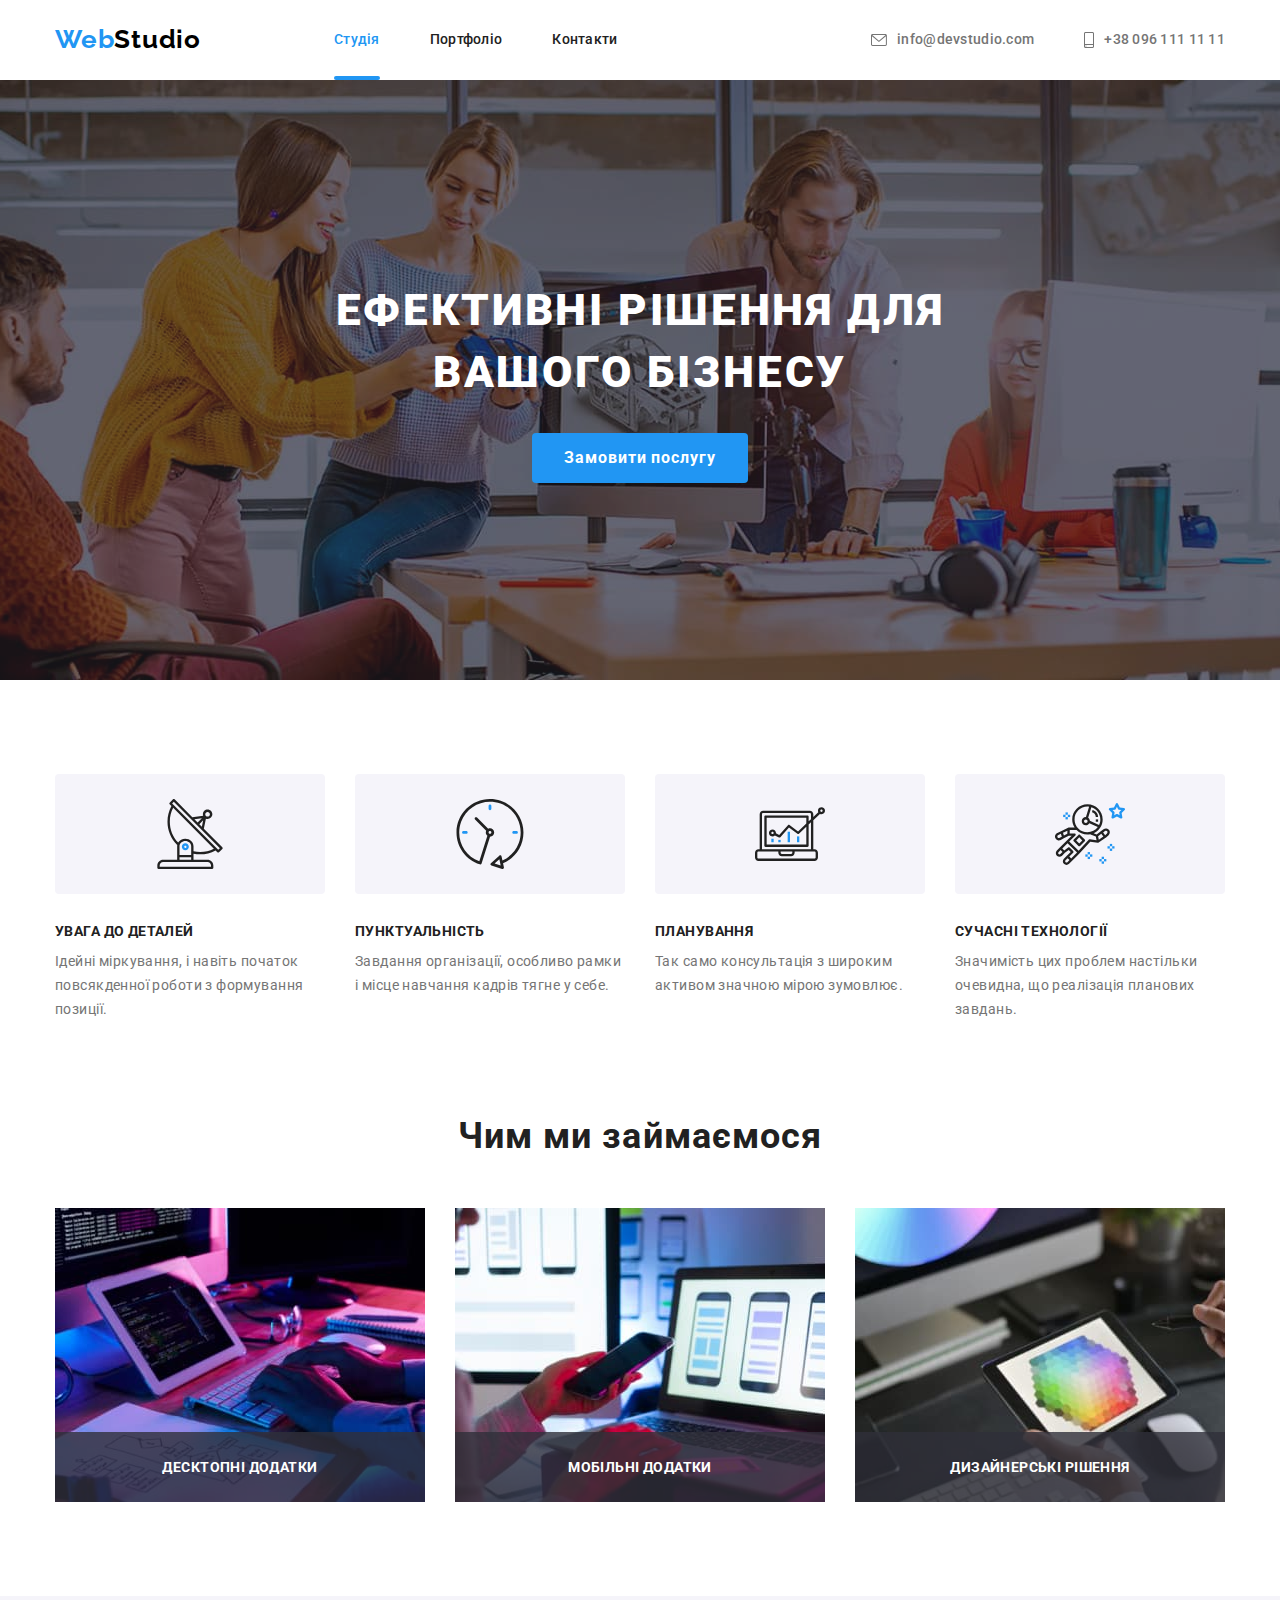
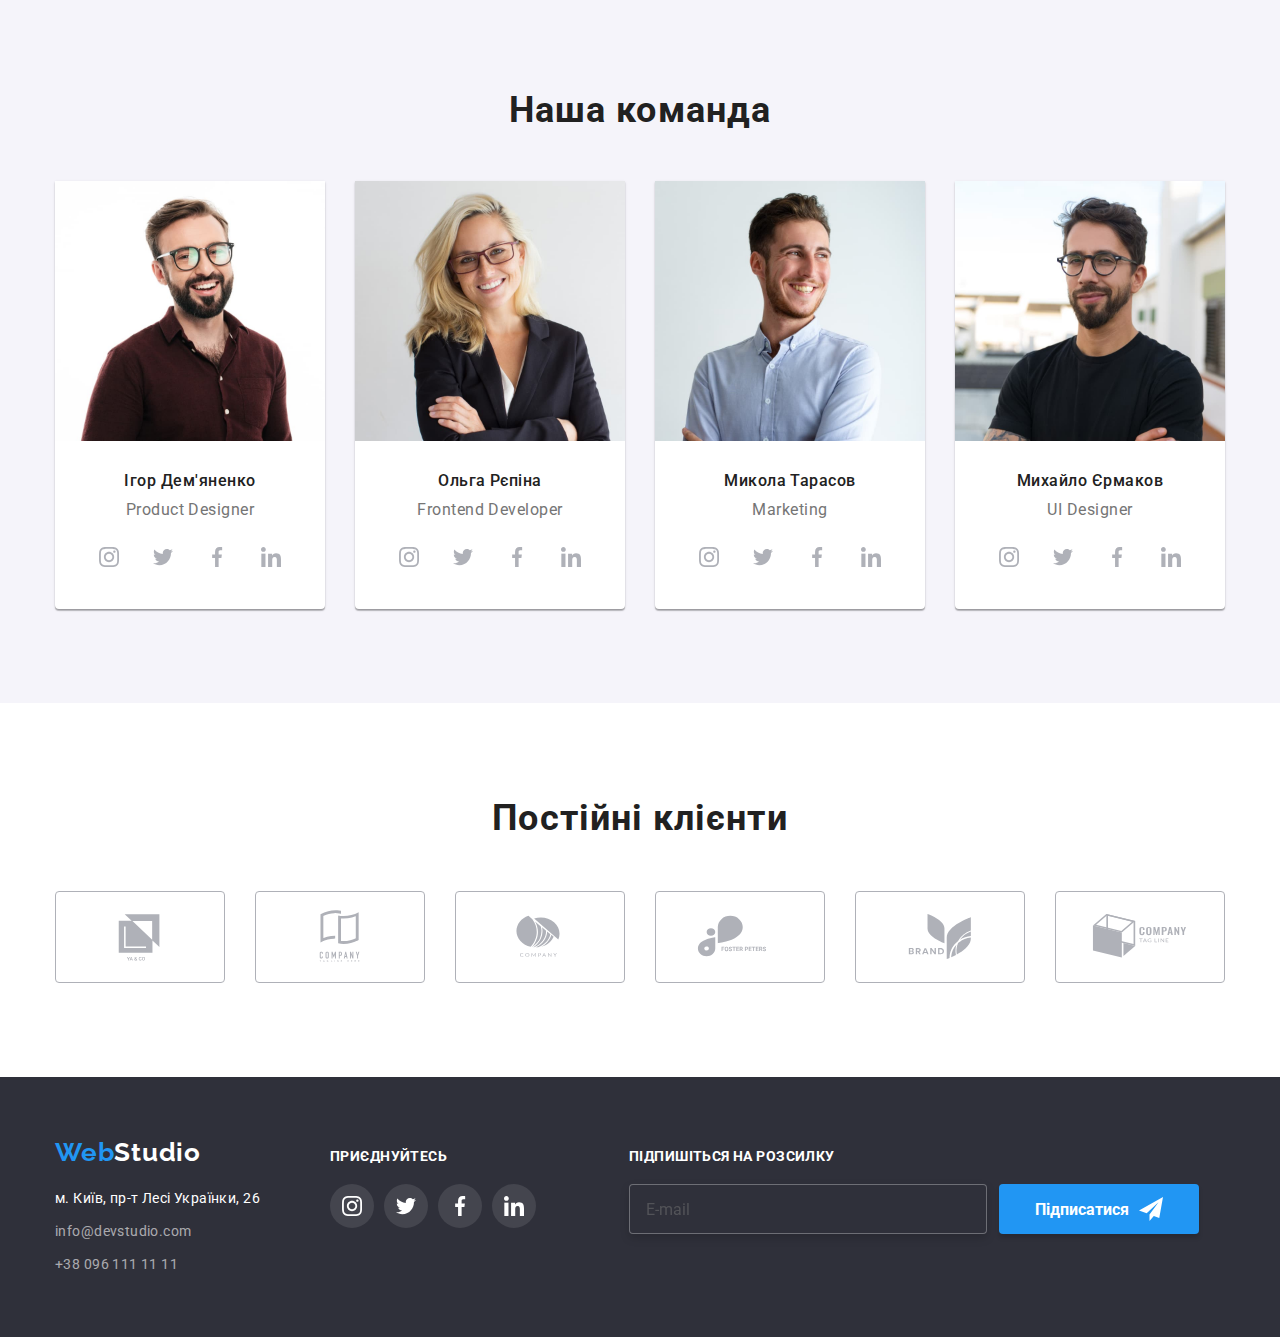
<file: index.html>
<!DOCTYPE html>
<html lang="uk">
  <head>
    <meta charset="UTF-8" />
    <meta http-equiv="X-UA-Compatible" content="IE=edge" />
    <meta name="viewport" content="width=device-width, initial-scale=1.0" />
    <title>Студія</title>
    <link rel="preconnect" href="https://fonts.googleapis.com" />
    <link rel="preconnect" href="https://fonts.gstatic.com" crossorigin />
    <link
      href="https://fonts.googleapis.com/css2?family=Raleway:wght@700&family=Roboto:wght@400;500;700;900&display=swap"
      rel="stylesheet"
    />
    <link
      rel="stylesheet"
      href="https://cdnjs.cloudflare.com/ajax/libs/modern-normalize/1.1.0/modern-normalize.min.css"
    />
    <link rel="stylesheet" href="./css/main.min.css" />
  </head>
  <body class="page">
    <!-- Header -->
    <header>
      <div class="navigation container">
        <a lang="en" href="./index.html" class="navigation__logo">
          <span class="navigation__span">Web</span>Studio</a
        >
        <nav>
          <ul class="navigation__site list">
            <li class="navigation__item">
              <a href="./index.html" class="navigation__link current">Студія</a>
            </li>
            <li class="navigation__item">
              <a href="./portfolio.html" class="navigation__link">Портфоліо</a>
            </li>
            <li class="navigation__item">
              <a href="" class="navigation__link">Контакти</a>
            </li>
          </ul>
        </nav>
        <ul class="navigation__auth list">
          <li class="navigation__item">
            <a href="mailto:info@devstudio.com" class="navigation__auth--link">
              <svg class="navigation__icon--envelope">
                <use href="./images/symbol-defs.svg#icon-envelope"></use>
              </svg>
              info@devstudio.com</a
            >
          </li>
          <li class="navigation__item">
            <a href="tel:+380961111111" class="navigation__auth--link">
              <svg class="navigation__icon--smartphone">
                <use href="./images/symbol-defs.svg#icon-smartphone"></use>
              </svg>
              +38 096 111 11 11</a
            >
          </li>
        </ul>
      </div>
    </header>
    <main>
      <!-- Hero section -->
      <section class="hero">
        <div class="container">
          <h1 class="hero__title">Ефективні рішення для вашого бізнесу</h1>
          <button data-modal-open type="button" class="btn open-modal">
            Замовити послугу
          </button>
        </div>
      </section>
      <!-- Skills section-->
      <section class="skills section">
        <div class="container">
          <h2 class="visually-hidden">Skills</h2>
          <ul class="skills__list list">
            <li class="skills__item">
              <div class="skills__icon--background">
                <svg class="skills__icon">
                  <use href="./images/symbol-defs.svg#icon-antenna"></use>
                </svg>
              </div>
              <h3 class="skills__title">УВАГА ДО ДЕТАЛЕЙ</h3>
              <p>
                Ідейні міркування, і навіть початок повсякденної роботи з
                формування позиції.
              </p>
            </li>
            <li class="skills__item">
              <div class="skills__icon--background">
                <svg class="skills__icon">
                  <use href="./images/symbol-defs.svg#icon-clock"></use>
                </svg>
              </div>
              <h3 class="skills__title">ПУНКТУАЛЬНІСТЬ</h3>
              <p>
                Завдання організації, особливо рамки і місце навчання кадрів
                тягне у себе.
              </p>
            </li>
            <li class="skills__item">
              <div class="skills__icon--background">
                <svg class="skills__icon">
                  <use href="./images/symbol-defs.svg#icon-diagram"></use>
                </svg>
              </div>
              <h3 class="skills__title">ПЛАНУВАННЯ</h3>
              <p>
                Так само консультація з широким активом значною мірою зумовлює.
              </p>
            </li>
            <li class="skills__item">
              <div class="skills__icon--background">
                <svg class="skills__icon">
                  <use href="./images/symbol-defs.svg#icon-astronaut"></use>
                </svg>
              </div>
              <h3 class="skills__title">СУЧАСНІ ТЕХНОЛОГІЇ</h3>
              <p>
                Значимість цих проблем настільки очевидна, що реалізація
                планових завдань.
              </p>
            </li>
          </ul>
        </div>
      </section>
      <!-- What do we do? -->
      <section class="works section">
        <div class="container">
          <h2 class="works__title">Чим ми займаємося</h2>
          <ul class="works__list list">
            <li class="works__item">
              <img src="./images/img1.jpg" alt="верстка сайту" width="370" />
              <div class="works__block">
                <p class="works__text">Десктопні додатки</p>
              </div>
            </li>
            <li class="works__item">
              <img
                src="./images/img2.jpg"
                alt="розробка для мобільних телефонів"
                width="370"
              />
              <div class="works__block">
                <p class="works__text">Мобільні додатки</p>
              </div>
            </li>
            <li class="works__item">
              <img
                src="./images/img3.jpg"
                alt="комп'ютерна графіка"
                width="370"
              />
              <div class="works__block">
                <p class="works__text">Дизайнерські рішення</p>
              </div>
            </li>
          </ul>
        </div>
      </section>
      <!-- Our team -->
      <section class="team section">
        <div class="container">
          <h2 class="team__title">Наша команда</h2>
          <ul class="team__list">
            <li class="team__item">
              <img
                class="team__images"
                src="./images/igor.jpg"
                alt="Ігор Дем'яненко"
                width="270"
              />
              <div>
                <h3 class="team__names">Ігор Дем'яненко</h3>
                <p class="team__text">Product Designer</p>
                <ul class="list icons">
                  <li class="icons__item">
                    <a href="" class="icons__link"
                      ><svg width="20px" height="20px">
                        <use
                          href="./images/symbol-defs.svg#icon-instagram"
                        ></use>
                      </svg>
                    </a>
                  </li>
                  <li class="icons__item">
                    <a href="" class="icons__link"
                      ><svg width="20px" height="20px">
                        <use href="./images/symbol-defs.svg#icon-twitter"></use>
                      </svg>
                    </a>
                  </li>
                  <li class="icons__item">
                    <a href="" class="icons__link"
                      ><svg width="20px" height="20px">
                        <use
                          href="./images/symbol-defs.svg#icon-facebook"
                        ></use>
                      </svg>
                    </a>
                  </li>
                  <li class="icons__item">
                    <a href="" class="icons__link"
                      ><svg width="20px" height="20px">
                        <use
                          href="./images/symbol-defs.svg#icon-linkedin"
                        ></use>
                      </svg>
                    </a>
                  </li>
                </ul>
              </div>
            </li>

            <li class="team__item">
              <img
                class="team__images"
                src="./images/olga.jpg"
                alt="Ольга Рєпіна"
                width="270"
              />
              <div>
                <h3 class="team__names">Ольга Рєпіна</h3>
                <p class="team__text">Frontend Developer</p>
                <ul class="list icons">
                  <li class="icons__item">
                    <a href="" class="icons__link"
                      ><svg width="20px" height="20px">
                        <use
                          href="./images/symbol-defs.svg#icon-instagram"
                        ></use>
                      </svg>
                    </a>
                  </li>
                  <li class="icons__item">
                    <a href="" class="icons__link"
                      ><svg width="20px" height="20px">
                        <use href="./images/symbol-defs.svg#icon-twitter"></use>
                      </svg>
                    </a>
                  </li>
                  <li class="icons__item">
                    <a href="" class="icons__link"
                      ><svg width="20px" height="20px">
                        <use
                          href="./images/symbol-defs.svg#icon-facebook"
                        ></use>
                      </svg>
                    </a>
                  </li>
                  <li class="icons__item">
                    <a href="" class="icons__link"
                      ><svg width="20px" height="20px">
                        <use
                          href="./images/symbol-defs.svg#icon-linkedin"
                        ></use>
                      </svg>
                    </a>
                  </li>
                </ul>
              </div>
            </li>

            <li class="team__item">
              <img
                class="team__images"
                src="./images/mykola.jpg"
                alt="Микола Тарасов"
                width="270"
              />
              <div>
                <h3 class="team__names">Микола Тарасов</h3>
                <p class="team__text">Marketing</p>
                <ul class="list icons">
                  <li class="icons__item">
                    <a href="" class="icons__link"
                      ><svg width="20px" height="20px">
                        <use
                          href="./images/symbol-defs.svg#icon-instagram"
                        ></use>
                      </svg>
                    </a>
                  </li>
                  <li class="icons__item">
                    <a href="" class="icons__link"
                      ><svg width="20px" height="20px">
                        <use href="./images/symbol-defs.svg#icon-twitter"></use>
                      </svg>
                    </a>
                  </li>
                  <li class="icons__item">
                    <a href="" class="icons__link"
                      ><svg width="20px" height="20px">
                        <use
                          href="./images/symbol-defs.svg#icon-facebook"
                        ></use>
                      </svg>
                    </a>
                  </li>
                  <li class="icons__item">
                    <a href="" class="icons__link"
                      ><svg width="20px" height="20px">
                        <use
                          href="./images/symbol-defs.svg#icon-linkedin"
                        ></use>
                      </svg>
                    </a>
                  </li>
                </ul>
              </div>
            </li>

            <li class="team__item">
              <img
                class="team__images"
                src="./images/myhaylo.jpg"
                alt="Михайло Єрмаков"
                width="270"
              />
              <div>
                <h3 class="team__names">Михайло Єрмаков</h3>
                <p class="team__text">UI Designer</p>
                <ul class="list icons">
                  <li class="icons__item">
                    <a href="" class="icons__link"
                      ><svg width="20px" height="20px">
                        <use
                          href="./images/symbol-defs.svg#icon-instagram"
                        ></use>
                      </svg>
                    </a>
                  </li>
                  <li class="icons__item">
                    <a href="" class="icons__link"
                      ><svg width="20px" height="20px">
                        <use href="./images/symbol-defs.svg#icon-twitter"></use>
                      </svg>
                    </a>
                  </li>
                  <li class="icons__item">
                    <a href="" class="icons__link"
                      ><svg width="20px" height="20px">
                        <use
                          href="./images/symbol-defs.svg#icon-facebook"
                        ></use>
                      </svg>
                    </a>
                  </li>
                  <li class="icons__item">
                    <a href="" class="icons__link"
                      ><svg width="20px" height="20px">
                        <use
                          href="./images/symbol-defs.svg#icon-linkedin"
                        ></use>
                      </svg>
                    </a>
                  </li>
                </ul>
              </div>
            </li>
          </ul>
        </div>
      </section>
      <!-- Regular customers -->
      <section class="section customers">
        <div class="container">
          <h2 class="customers__title">Постійні клієнти</h2>
          <ul class="list customers__list">
            <li class="customers__item">
              <a href="" class="customers__link">
                <svg class="customers__icon">
                  <use href="./images/symbol-defs.svg#icon-logo"></use>
                </svg>
              </a>
            </li>
            <li class="customers__item">
              <a href="" class="customers__link">
                <svg class="customers__icon">
                  <use href="./images/symbol-defs.svg#icon-logo-1"></use>
                </svg>
              </a>
            </li>
            <li class="customers__item">
              <a href="" class="customers__link">
                <svg class="customers__icon">
                  <use href="./images/symbol-defs.svg#icon-logo-2"></use>
                </svg>
              </a>
            </li>
            <li class="customers__item">
              <a href="" class="customers__link">
                <svg class="customers__icon">
                  <use href="./images/symbol-defs.svg#icon-logo-3"></use>
                </svg>
              </a>
            </li>
            <li class="customers__item">
              <a href="" class="customers__link">
                <svg class="customers__icon">
                  <use href="./images/symbol-defs.svg#icon-logo-4"></use>
                </svg>
              </a>
            </li>
            <li class="customers__item">
              <a href="" class="customers__link">
                <svg class="customers__icon">
                  <use href="./images/symbol-defs.svg#icon-logo-5"></use>
                </svg>
              </a>
            </li>
          </ul>
        </div>
      </section>
      <div class="backdrop is-hidden animation" data-modal>
        <div class="modal">
          <button data-modal-close class="close-modal">
            <svg class="modal-icon" width="18" height="18">
              <use href="./images/symbol-defs.svg#icon-close-black"></use>
            </svg>
          </button>

          <!-- Form from modal  -->
          <form class="form">
            <h2 class="form__title">Залиште свої дані, ми вам передзвонимо</h2>
            <div>
              <div class="form__element">
                <label for="name"
                  >Ім'я
                  <span class="form__wrap">
                    <input
                      type="text"
                      id="name"
                      name="name"
                      class="form__input"
                    />
                    <svg class="form__icon">
                      <use
                        href="./images/symbol-defs.svg#icon-person-black"
                      ></use>
                    </svg>
                  </span>
                </label>
              </div>
              <div class="form__element">
                <label for="tel"
                  >Телефон
                  <span class="form__wrap">
                    <input type="tel" id="tel" name="tel" class="form__input" />
                    <svg class="form__icon">
                      <use
                        href="./images/symbol-defs.svg#icon-phone-black"
                      ></use>
                    </svg>
                  </span>
                </label>
              </div>
              <div class="form__element">
                <label for="email"
                  >Пошта
                  <span class="form__wrap">
                    <input
                      type="email"
                      id="email"
                      name="email"
                      class="form__input"
                    />
                    <svg class="form__icon">
                      <use
                        href="./images/symbol-defs.svg#icon-email-black"
                      ></use>
                    </svg>
                  </span>
                </label>
              </div>
              <p class="form__comment">Коментар</p>
              <textarea
                name="comment"
                id="comment"
                cols="30"
                rows="10"
                class="form__textarea"
                placeholder="Введіть текст"
              ></textarea>
            </div>
            <div class="checkbox">
              <label class="checkbox__label" for="checkbox">
                <input
                  class="checkbox__input"
                  type="checkbox"
                  id="checkbox"
                  name="checkbox"
                />
                <span class="checkbox__icon">
                  <svg width="16px">
                    <use href="./images/symbol-defs.svg#icon-checkbox"></use>
                  </svg>
                </span>

                Погоджуюся з розсилкою та приймаю
                <a href="" class="checkbox__link">Умови договору</a></label
              >
            </div>
            <button type="submit" class="form__button">Відправити</button>
          </form>
        </div>
      </div>
    </main>
    <!-- Footer -->
    <footer class="contacts">
      <div class="container">
        <div>
          <address>
            <a lang="en" href="./index.html" class="contacts__logo"
              ><span class="contacts__span">Web</span>Studio</a
            >
            <ul class="contacts__list">
              <li class="contacts__item">
                <a
                  href="https://goo.gl/maps/2hwxBV8X4MiJPZYX8"
                  target="_blank"
                  rel="noopener noreferrer"
                  class="contacts__addres"
                  >м. Київ, пр-т Лесі Українки, 26</a
                >
              </li>
              <li class="contacts__item">
                <a href="mailto:info@devstudio.com" class="contacts__mail"
                  >info@devstudio.com</a
                >
              </li>
              <li class="contacts__item">
                <a href="tel:+380961111111" class="contacts__tel"
                  >+38 096 111 11 11</a
                >
              </li>
            </ul>
          </address>
        </div>
        <!-- join up -->
        <div class="join">
          <p class="join__title">приєднуйтесь</p>
          <ul class="join__list list">
            <li>
              <a href="" class="join__links"
                ><svg width="20px" height="20px">
                  <use href="./images/symbol-defs.svg#icon-instagram"></use>
                </svg>
              </a>
            </li>
            <li>
              <a href="" class="join__links"
                ><svg width="20px" height="20px">
                  <use href="./images/symbol-defs.svg#icon-twitter"></use>
                </svg>
              </a>
            </li>
            <li>
              <a href="" class="join__links"
                ><svg width="20px" height="20px">
                  <use href="./images/symbol-defs.svg#icon-facebook"></use>
                </svg>
              </a>
            </li>
            <li>
              <a href="" class="join__links"
                ><svg width="20px" height="20px">
                  <use href="./images/symbol-defs.svg#icon-linkedin"></use>
                </svg>
              </a>
            </li>
          </ul>
        </div>
        <!-- Footer-Form -->
        <form class="footer">
          <p class="footer__email">Підпишіться на розсилку</p>
          <div class="footer__form">
            <label for="e-mail"></label>
            <input
              class="footer__input"
              type="email"
              id="e-mail"
              name="e-mail"
              placeholder="E-mail"
            />
            <button class="footer__button" type="submit">
              Підписатися
              <svg class="footer__icon">
                <use href="./images/symbol-defs.svg#icon-icon-send"></use>
              </svg>
            </button>
          </div>
        </form>
      </div>
    </footer>
    <script src="./js/modal.js"></script>
  </body>
</html>
</file>
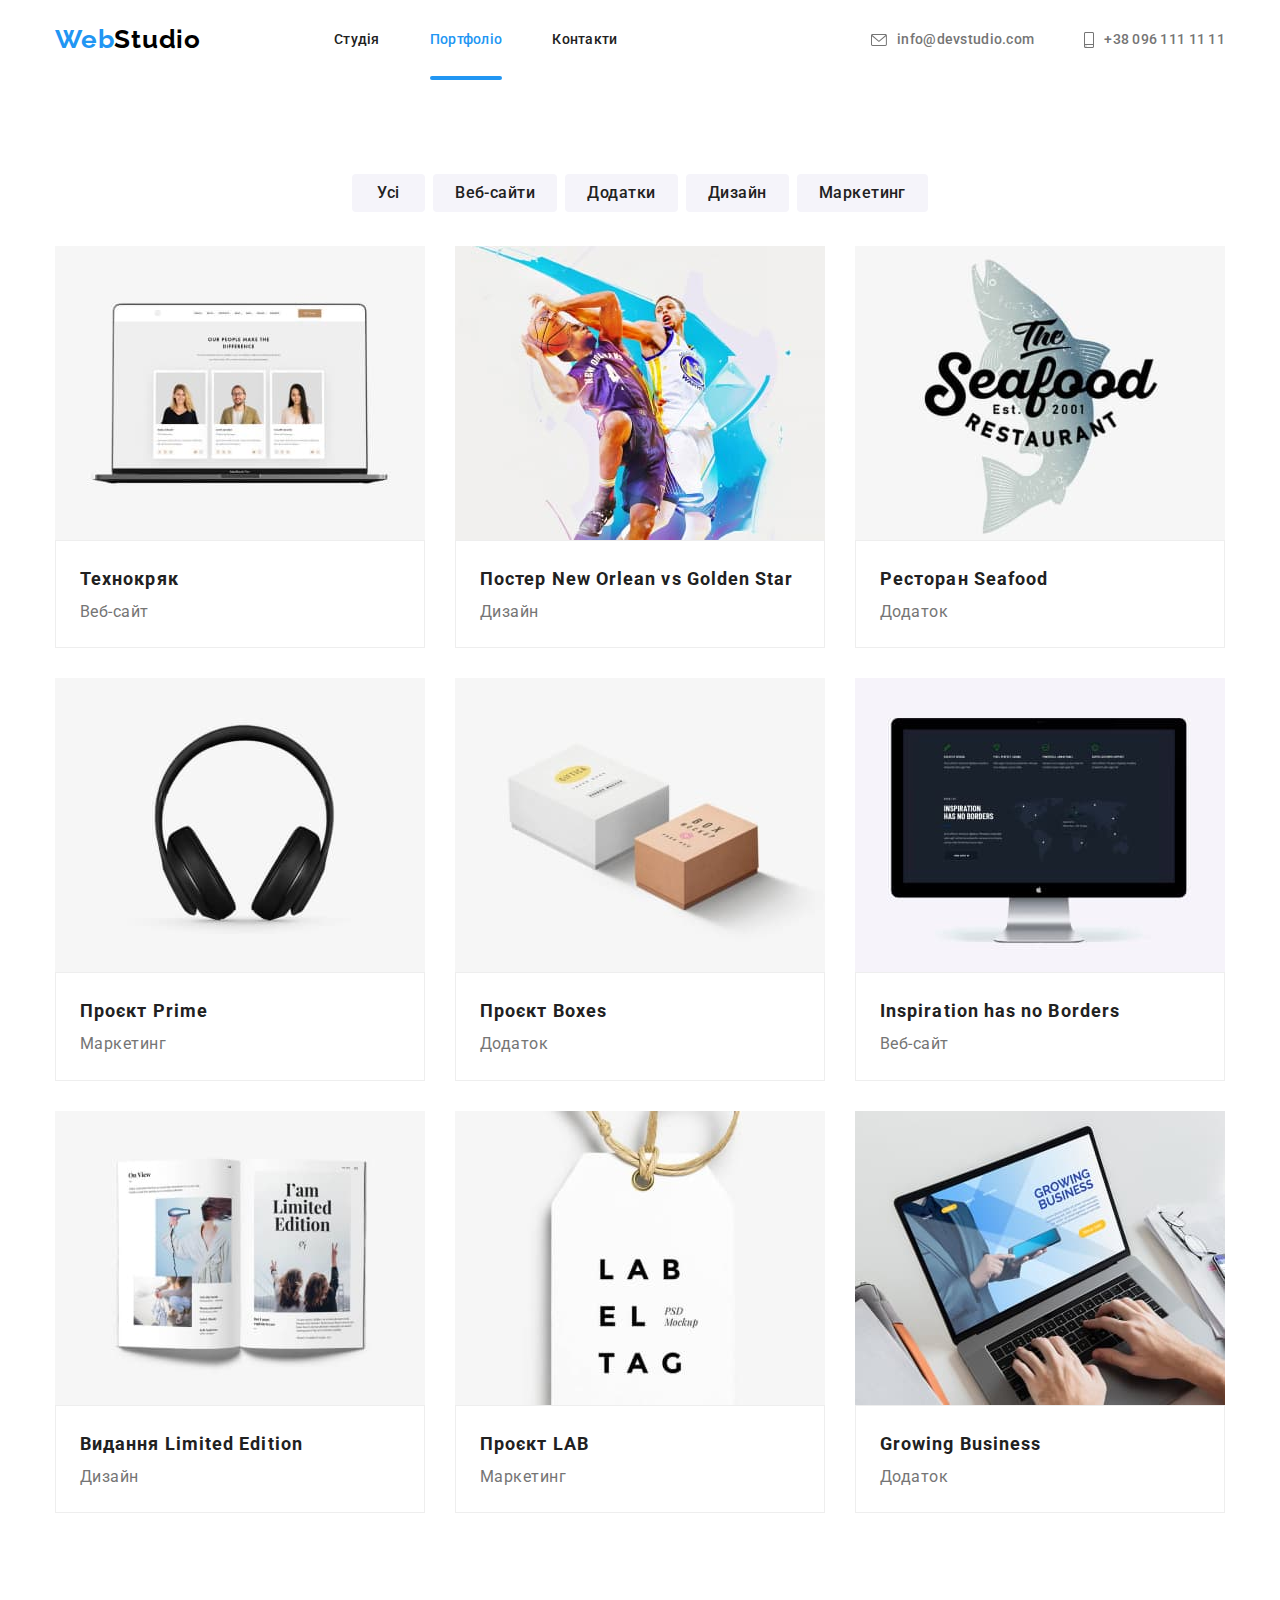
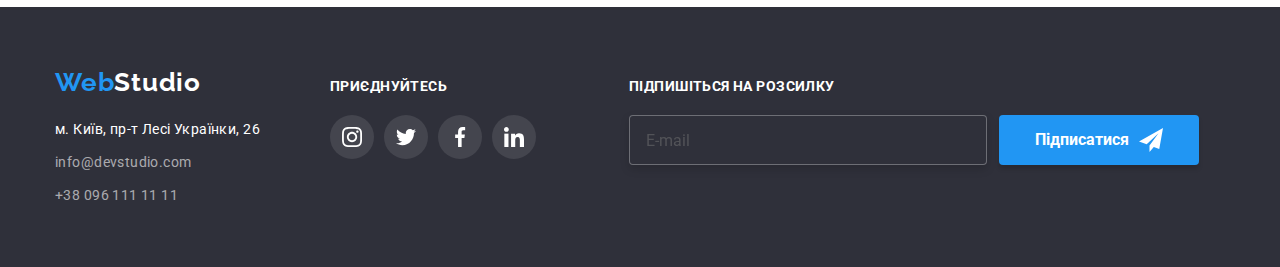
<file: portfolio.html>
<!DOCTYPE html>
<html lang="uk">
  <head>
    <meta charset="UTF-8" />
    <meta http-equiv="X-UA-Compatible" content="IE=edge" />
    <meta name="viewport" content="width=device-width, initial-scale=1.0" />
    <title>Портфоліо</title>
    <link rel="preconnect" href="https://fonts.googleapis.com" />
    <link rel="preconnect" href="https://fonts.gstatic.com" crossorigin />
    <link
      href="https://fonts.googleapis.com/css2?family=Raleway:wght@700&family=Roboto:wght@400;500;700;900&display=swap"
      rel="stylesheet"
    />
    <link
      rel="stylesheet"
      href="https://cdnjs.cloudflare.com/ajax/libs/modern-normalize/1.1.0/modern-normalize.min.css"
    />
    <link rel="stylesheet" href="./css/main.min.css" />
  </head>
  <body>
    <!-- Header -->
    <header>
      <div class="navigation container">
        <a lang="en" href="./index.html" class="navigation__logo"
          ><span class="navigation__span">Web</span>Studio</a
        >
        <nav>
          <ul class="navigation__site list">
            <li class="navigation__item">
              <a href="./index.html" class="navigation__link">Студія</a>
            </li>
            <li class="navigation__item">
              <a href="/portfolio.html" class="navigation__link current"
                >Портфоліо</a
              >
            </li>
            <li class="navigation__item">
              <a href="" class="navigation__link">Контакти</a>
            </li>
          </ul>
        </nav>
        <ul class="navigation__auth list">
          <li class="navigation__item">
            <a href="mailto:info@devstudio.com" class="navigation__auth--link">
              <svg class="navigation__icon--envelope">
                <use href="./images/symbol-defs.svg#icon-envelope"></use>
              </svg>
              info@devstudio.com</a
            >
          </li>
          <li class="navigation__item">
            <a href="tel:+380961111111" class="navigation__auth--link">
              <svg class="navigation__icon--smartphone">
                <use href="./images/symbol-defs.svg#icon-smartphone"></use>
              </svg>
              +38 096 111 11 11</a
            >
          </li>
        </ul>
      </div>
    </header>
    <main>
      <!-- Our projects -->
      <section class="buttons section">
        <h1 class="visually-hidden">Портфоліо</h1>
        <div class="container">
          <ul class="buttons__list">
            <li class="buttons__item">
              <button type="button" class="buttons__btn">Усі</button>
            </li>
            <li class="buttons__item">
              <button type="button" class="buttons__btn">Веб-сайти</button>
            </li>
            <li class="buttons__item">
              <button type="button" class="buttons__btn">Додатки</button>
            </li>
            <li class="buttons__item">
              <button type="button" class="buttons__btn">Дизайн</button>
            </li>
            <li class="buttons__item">
              <button type="button" class="buttons__btn">Маркетинг</button>
            </li>
          </ul>
          <ul class="projects list">
            <li class="projects__elements">
              <a href="" class="projects__link">
                <div class="overlay">
                  <img
                    src="./images/our-projects/1tehno.jpg"
                    alt="Технокряк"
                    width="370"
                  />
                  <div class="overlay__block">
                    <p class="overlay__text">
                      Ресурс пропонує комплексні пропозиції з різним рівнем
                      функціоналу та сервісів. Все це дозволить відвідувачу
                      отримати вичерпні відомості про компанію чи приватну
                      особу.
                    </p>
                  </div>
                </div>
                <div class="overlay__cards">
                  <h2 class="overlay__title">Технокряк</h2>
                  <p class="overlay__about">Веб-сайт</p>
                </div>
              </a>
            </li>
            <li class="projects__elements">
              <a href="" class="projects__link">
                <div class="overlay">
                  <img
                    src="./images/our-projects/2New-Orlean.jpg"
                    alt="Постер New Orlean vs Golden Star"
                    width="370"
                  />
                  <div class="overlay__block">
                    <p class="overlay__text">
                      Ресурс пропонує комплексні пропозиції з різним рівнем
                      функціоналу та сервісів. Все це дозволить відвідувачу
                      отримати вичерпні відомості про компанію чи приватну
                      особу.
                    </p>
                  </div>
                </div>
                <div class="overlay__cards">
                  <h2 class="overlay__title">
                    Постер New Orlean vs Golden Star
                  </h2>
                  <p class="overlay__about">Дизайн</p>
                </div>
              </a>
            </li>
            <li class="projects__elements">
              <a href="" class="projects__link"
                ><div class="overlay">
                  <img
                    src="./images/our-projects/3Seafood.jpg"
                    alt="Ресторан Seafood"
                    width="370"
                  />
                  <div class="overlay__block">
                    <p class="overlay__text">
                      Ресурс пропонує комплексні пропозиції з різним рівнем
                      функціоналу та сервісів. Все це дозволить відвідувачу
                      отримати вичерпні відомості про компанію чи приватну
                      особу.
                    </p>
                  </div>
                </div>
                <div class="overlay__cards">
                  <h2 class="overlay__title">Ресторан Seafood</h2>
                  <p class="overlay__about">Додаток</p>
                </div>
              </a>
            </li>
            <li class="projects__elements">
              <a href="" class="projects__link"
                ><div class="overlay">
                  <img
                    src="./images/our-projects/4Prime.jpg"
                    alt="Проєкт Prime"
                    width="370"
                  />
                  <div class="overlay__block">
                    <p class="overlay__text">
                      Ресурс пропонує комплексні пропозиції з різним рівнем
                      функціоналу та сервісів. Все це дозволить відвідувачу
                      отримати вичерпні відомості про компанію чи приватну
                      особу.
                    </p>
                  </div>
                </div>
                <div class="overlay__cards">
                  <h2 class="overlay__title">Проєкт Prime</h2>
                  <p class="overlay__about">Маркетинг</p>
                </div>
              </a>
            </li>
            <li class="projects__elements">
              <a href="" class="projects__link"
                ><div class="overlay">
                  <img
                    src="./images/our-projects/5Boxes.jpg"
                    alt="Проєкт Boxes"
                    width="370"
                  />
                  <div class="overlay__block">
                    <p class="overlay__text">
                      Ресурс пропонує комплексні пропозиції з різним рівнем
                      функціоналу та сервісів. Все це дозволить відвідувачу
                      отримати вичерпні відомості про компанію чи приватну
                      особу.
                    </p>
                  </div>
                </div>
                <div class="overlay__cards">
                  <h2 class="overlay__title">Проєкт Boxes</h2>
                  <p class="overlay__about">Додаток</p>
                </div>
              </a>
            </li>
            <li class="projects__elements">
              <a href="" class="projects__link"
                ><div class="overlay">
                  <img
                    src="./images/our-projects/6Inspiration.jpg"
                    alt="Inspiration has no Borders"
                    width="370"
                  />
                  <div class="overlay__block">
                    <p class="overlay__text">
                      Ресурс пропонує комплексні пропозиції з різним рівнем
                      функціоналу та сервісів. Все це дозволить відвідувачу
                      отримати вичерпні відомості про компанію чи приватну
                      особу.
                    </p>
                  </div>
                </div>
                <div class="overlay__cards">
                  <h2 class="overlay__title">Inspiration has no Borders</h2>
                  <p class="overlay__about">Веб-сайт</p>
                </div>
              </a>
            </li>
            <li class="projects__elements">
              <a href="" class="projects__link"
                ><div class="overlay">
                  <img
                    src="./images/our-projects/7Limited-Edition.jpg"
                    alt="Видання Limited Edition"
                    width="370"
                  />
                  <div class="overlay__block">
                    <p class="overlay__text">
                      Ресурс пропонує комплексні пропозиції з різним рівнем
                      функціоналу та сервісів. Все це дозволить відвідувачу
                      отримати вичерпні відомості про компанію чи приватну
                      особу.
                    </p>
                  </div>
                </div>
                <div class="overlay__cards">
                  <h2 class="overlay__title">Видання Limited Edition</h2>
                  <p class="overlay__about">Дизайн</p>
                </div>
              </a>
            </li>
            <li class="projects__elements">
              <a href="" class="projects__link"
                ><div class="overlay">
                  <img
                    src="./images/our-projects/8LAB.jpg"
                    alt="Проект LAB"
                    width="370"
                  />
                  <div class="overlay__block">
                    <p class="overlay__text">
                      Ресурс пропонує комплексні пропозиції з різним рівнем
                      функціоналу та сервісів. Все це дозволить відвідувачу
                      отримати вичерпні відомості про компанію чи приватну
                      особу.
                    </p>
                  </div>
                </div>
                <div class="overlay__cards">
                  <h2 class="overlay__title">Проєкт LAB</h2>
                  <p class="overlay__about">Маркетинг</p>
                </div>
              </a>
            </li>
            <li class="projects__elements">
              <a href="" class="projects__link"
                ><div class="overlay">
                  <img
                    src="./images/our-projects/9Growing-Business.jpg"
                    alt="Growing Business"
                    width="370"
                  />
                  <div class="overlay__block">
                    <p class="overlay__text">
                      Ресурс пропонує комплексні пропозиції з різним рівнем
                      функціоналу та сервісів. Все це дозволить відвідувачу
                      отримати вичерпні відомості про компанію чи приватну
                      особу.
                    </p>
                  </div>
                </div>
                <div class="overlay__cards">
                  <h2 class="overlay__title">Growing Business</h2>
                  <p class="overlay__about">Додаток</p>
                </div>
              </a>
            </li>
          </ul>
        </div>
      </section>
    </main>
    <!-- Footer -->
    <footer class="contacts">
      <div class="container">
        <div>
          <address>
            <a lang="en" href="./index.html" class="contacts__logo"
              ><span class="contacts__span">Web</span>Studio</a
            >
            <ul class="contacts__list">
              <li class="contacts__item">
                <a
                  href="https://goo.gl/maps/2hwxBV8X4MiJPZYX8"
                  target="_blank"
                  rel="noopener noreferrer"
                  class="contacts__addres"
                  >м. Київ, пр-т Лесі Українки, 26</a
                >
              </li>
              <li class="contacts__item">
                <a href="mailto:info@devstudio.com" class="contacts__mail"
                  >info@devstudio.com</a
                >
              </li>
              <li class="contacts__item">
                <a href="tel:+380961111111" class="contacts__tel"
                  >+38 096 111 11 11</a
                >
              </li>
            </ul>
          </address>
        </div>
        <!-- join up -->
        <div class="join">
          <p class="join__title">приєднуйтесь</p>
          <ul class="join__list list">
            <li>
              <a href="" class="join__links"
                ><svg width="20px" height="20px">
                  <use href="./images/symbol-defs.svg#icon-instagram"></use>
                </svg>
              </a>
            </li>
            <li>
              <a href="" class="join__links"
                ><svg width="20px" height="20px">
                  <use href="./images/symbol-defs.svg#icon-twitter"></use>
                </svg>
              </a>
            </li>
            <li>
              <a href="" class="join__links"
                ><svg width="20px" height="20px">
                  <use href="./images/symbol-defs.svg#icon-facebook"></use>
                </svg>
              </a>
            </li>
            <li>
              <a href="" class="join__links"
                ><svg width="20px" height="20px">
                  <use href="./images/symbol-defs.svg#icon-linkedin"></use>
                </svg>
              </a>
            </li>
          </ul>
        </div>
        <!-- Footer-Form -->
        <form class="footer">
          <p class="footer__email">Підпишіться на розсилку</p>
          <div class="footer__form">
            <label for="e-mail"></label>
            <input
              class="footer__input"
              type="email"
              id="e-mail"
              name="e-mail"
              placeholder="E-mail"
            />
            <button class="footer__button" type="submit">
              Підписатися
              <svg class="footer__icon">
                <use href="./images/symbol-defs.svg#icon-icon-send"></use>
              </svg>
            </button>
          </div>
        </form>
      </div>
    </footer>
  </body>
</html>
</file>
<file: css/main.min.css>
:root{--primary-background-color: #ffffff;--secondary-background-color: #f5f4fa;--primary-text-color: #757575;--primary-title-color: #212121;--accent-color: #2196f3;--primary-icon-color: #afb1b8}img{display:block;max-width:100%}.container{margin-left:auto;margin-right:auto;width:1200px;padding-left:15px;padding-right:15px}.list{list-style:none}.visually-hidden{position:absolute;clip:rect(0 0 0 0);width:1px;height:1px;margin:-1px}.site-nav,.auth-nav{padding:0 0;margin:0 0}body{color:var(--primary-text-color);font-family:"Roboto",sans-serif;background-color:var(--primary-background-color)}.section{padding-top:94px;padding-bottom:94px}h1,h2,h3,h4,h5,h6,p{margin-top:0;margin-bottom:0}.navigation{display:-webkit-box;display:-ms-flexbox;display:flex;-webkit-box-align:center;-ms-flex-align:center;align-items:center;height:80px}.navigation__logo{color:#000;text-decoration:none;font-family:"Raleway",sans-serif;font-weight:700;font-size:26px;line-height:1.9;letter-spacing:.03em}.navigation__span{color:var(--accent-color)}.navigation__site{display:-webkit-box;display:-ms-flexbox;display:flex;margin-left:93px}.navigation__auth{-webkit-box-align:center;-ms-flex-align:center;align-items:center;display:-webkit-box;display:-ms-flexbox;display:flex;margin-left:auto}.navigation__link{position:relative;display:block;padding-top:32px;padding-bottom:32px;color:var(--primary-title-color);font-weight:500;font-size:14px;line-height:1.14;letter-spacing:.02em;text-decoration:none;-webkit-transition:color 250ms cubic-bezier(0.4, 0, 0.2, 1);transition:color 250ms cubic-bezier(0.4, 0, 0.2, 1)}.navigation__item .navigation__link.current{color:var(--accent-color)}.navigation__link.current::after{position:absolute;right:0;bottom:0;border-radius:2px;content:"";width:100%;height:4px;background-color:var(--accent-color)}.navigation__site .navigation__item+.navigation__item{margin-left:50px}.navigation__site .navigation__link:hover,.navigation__link:focus{color:var(--accent-color)}.navigation__auth--link{-webkit-box-align:center;-ms-flex-align:center;align-items:center;display:-webkit-box;display:-ms-flexbox;display:flex;color:var(--primary-text-color);text-decoration:none;font-weight:500;font-size:14px;line-height:1.14;letter-spacing:.02em;-webkit-transition:color 250ms cubic-bezier(0.4, 0, 0.2, 1);transition:color 250ms cubic-bezier(0.4, 0, 0.2, 1)}.navigation__icon--envelope{margin-right:10px;fill:currentColor;width:16px;height:12px}.navigation__icon--smartphone{margin-right:10px;fill:currentColor;width:10px;height:16px}.navigation__auth--link:hover,.navigation__auth--link:focus{color:var(--accent-color)}.navigation__auth .navigation__item+.navigation__item{margin-left:50px}.hero{background-image:url(../images/imgoverlay.png),url(../images/background.jpg);background-repeat:no-repeat;background-position:center;height:600px;background-color:var(--primary-title-color);padding-bottom:200px;padding-top:200px;text-align:center}.hero__title{margin-bottom:30px;margin-left:auto;margin-right:auto;width:696px;color:var(--primary-background-color);font-weight:900;font-size:44px;line-height:1.4;letter-spacing:.06em;text-transform:uppercase}.btn{border:rgba(0,0,0,0);height:50px;width:216px;color:var(--primary-background-color);background-color:var(--accent-color);border-radius:4px;cursor:pointer;font-weight:700;font-size:16px;line-height:1.9;letter-spacing:.06em;-webkit-transition:color 250ms cubic-bezier(0.4, 0, 0.2, 1),background-color 250ms cubic-bezier(0.4, 0, 0.2, 1);transition:color 250ms cubic-bezier(0.4, 0, 0.2, 1),background-color 250ms cubic-bezier(0.4, 0, 0.2, 1)}.btn:hover,.btn:focus{color:#188ce8;background-color:#fff}.backdrop{position:fixed;top:0;left:0;width:100%;height:100%;background:rgba(0,0,0,.2);-webkit-transition:opacity 1250ms cubic-bezier(0.4, 0, 0.2, 1),visibility 1250ms cubic-bezier(0.4, 0, 0.2, 1);transition:opacity 1250ms cubic-bezier(0.4, 0, 0.2, 1),visibility 1250ms cubic-bezier(0.4, 0, 0.2, 1)}.backdrop.is-hidden{visibility:hidden;opacity:0;pointer-events:none}.skills{color:var(--primary-text-color);font-weight:400;font-size:14px;line-height:1.71;letter-spacing:.03em}.skills__list{display:-webkit-box;display:-ms-flexbox;display:flex;margin-top:0px;margin-bottom:0px;padding-left:0px}.skills__item{width:270px}.skills__icon{margin-top:25px;margin-bottom:25px;width:70px;height:70px}.skills__icon--background{margin-bottom:30px;display:-webkit-box;display:-ms-flexbox;display:flex;-webkit-box-pack:center;-ms-flex-pack:center;justify-content:center;background:#f5f4fa;border-radius:4px}.skills__title{margin-bottom:10px;color:var(--primary-title-color);font-weight:700;font-size:14px;line-height:1.14;letter-spacing:.03em;text-transform:uppercase}.skills__list .skills__item+.skills__item{margin-left:30px}.works{padding-top:0;text-align:center}.works__title{color:var(--primary-title-color);font-weight:700;font-size:36px;line-height:1.16;text-align:center;letter-spacing:.03em;margin-bottom:50px}.works__list{display:-webkit-box;display:-ms-flexbox;display:flex;padding-left:0px;margin-bottom:0px;margin-top:0px}.works__item{position:relative}.works__block{position:absolute;left:0;bottom:0;display:-webkit-box;display:-ms-flexbox;display:flex;-webkit-box-align:center;-ms-flex-align:center;align-items:center;-webkit-box-pack:center;-ms-flex-pack:center;justify-content:center;background:rgba(47,48,58,.8);width:370px;height:70px}.works__text{color:var(--primary-background-color);font-family:"Roboto";font-style:normal;font-weight:700;font-size:14px;line-height:16px;text-align:center;letter-spacing:.03em;text-transform:uppercase}.works__list .works__item+.works__item{margin-left:30px}.team{display:-webkit-box;display:-ms-flexbox;display:flex;text-align:center;background-color:var(--secondary-background-color)}.team__title{margin-bottom:50px;color:var(--primary-title-color);font-weight:700;font-size:36px;line-height:1.16;text-align:center;letter-spacing:.03em}.team__list{margin-top:0px;margin-bottom:0px;display:-webkit-box;display:-ms-flexbox;display:flex;list-style:none;padding-left:0px}.team__list .team__item+.team__item{margin-left:30px}.team__item{-webkit-box-shadow:0px 1px 3px rgba(0,0,0,.12),0px 1px 1px rgba(0,0,0,.14),0px 2px 1px rgba(0,0,0,.2);box-shadow:0px 1px 3px rgba(0,0,0,.12),0px 1px 1px rgba(0,0,0,.14),0px 2px 1px rgba(0,0,0,.2);border-radius:0px 0px 4px 4px;background-color:var(--primary-background-color);padding-bottom:30px}.team__images{margin-bottom:30px}.team__names{margin-bottom:10px;color:var(--primary-title-color);font-weight:500;font-size:16px;line-height:1.189;letter-spacing:.03em}.team__text{margin-bottom:16px;color:var(--primary-text-color);font-weight:400;font-size:16px;line-height:1.19;letter-spacing:.03em}.icons{padding:0;-webkit-box-pack:center;-ms-flex-pack:center;justify-content:center;-webkit-box-align:center;-ms-flex-align:center;align-items:center;display:-webkit-box;display:-ms-flexbox;display:flex}.icons__link{display:-webkit-box;display:-ms-flexbox;display:flex;-webkit-box-align:center;-ms-flex-align:center;align-items:center;-webkit-box-pack:center;-ms-flex-pack:center;justify-content:center;width:44px;height:44px;fill:var(--primary-icon-color);background-color:var(--white-color);border-radius:50%;-webkit-transition:fill 250ms cubic-bezier(0.4, 0, 0.2, 1),background-color 250ms cubic-bezier(0.4, 0, 0.2, 1);transition:fill 250ms cubic-bezier(0.4, 0, 0.2, 1),background-color 250ms cubic-bezier(0.4, 0, 0.2, 1)}.icons .icons__item+.icons__item{margin-left:10px}.icons__link:hover,.icons__link:focus{background-color:var(--accent-color);fill:var(--primary-background-color)}.customers{background-color:#fff}.customers__title{margin-bottom:50px;font-family:"Roboto";font-style:normal;font-weight:700;font-size:36px;line-height:1.2;text-align:center;letter-spacing:.03em;color:var(--primary-title-color)}.customers__list{margin-top:0;margin-bottom:0;display:-webkit-box;display:-ms-flexbox;display:flex;padding-left:0;-webkit-box-pack:center;-ms-flex-pack:center;justify-content:center}.customers__link{display:-webkit-box;display:-ms-flexbox;display:flex;-webkit-box-align:center;-ms-flex-align:center;align-items:center;-webkit-box-pack:center;-ms-flex-pack:center;justify-content:center;fill:var(--primary-icon-color);border-radius:4px;display:flex;border:1px solid var(--primary-icon-color);width:170px;height:92px;-webkit-transition:fill 250ms cubic-bezier(0.4, 0, 0.2, 1),border-color 250ms cubic-bezier(0.4, 0, 0.2, 1);transition:fill 250ms cubic-bezier(0.4, 0, 0.2, 1),border-color 250ms cubic-bezier(0.4, 0, 0.2, 1)}.customers__link:hover,.customers__link:focus{fill:var(--accent-color);border-color:var(--accent-color)}.customers__icon{width:106px;height:60px}.customers__list .customers__item+.customers__item{margin-left:30px}.contacts{padding-bottom:60px;padding-top:60px;background-color:#2f303a}.contacts__logo{display:block;margin-bottom:20px;color:var(--primary-background-color);font-family:"Raleway";text-decoration:none;font-style:normal;font-weight:700;font-size:26px;line-height:1.19;letter-spacing:.03em}.contacts__span{color:var(--accent-color)}.contacts__list{margin-top:0px;margin-bottom:0px;padding-left:0px;list-style:none}.contacts__list .contacts__item+.contacts__item{margin-top:9px}.contacts__addres{color:var(--primary-background-color);text-decoration:none;font-family:"Roboto";font-style:normal;font-weight:400;font-size:14px;line-height:1.7;letter-spacing:.03em;-webkit-transition:color 250ms cubic-bezier(0.4, 0, 0.2, 1);transition:color 250ms cubic-bezier(0.4, 0, 0.2, 1)}.contacts__mail,.contacts__tel{color:rgba(255,255,255,.6);font-family:"Roboto";font-style:normal;text-decoration:none;font-weight:400;font-size:14px;line-height:1.7;letter-spacing:.03em;-webkit-transition:color 250ms cubic-bezier(0.4, 0, 0.2, 1);transition:color 250ms cubic-bezier(0.4, 0, 0.2, 1)}.contacts__addres:hover,.contacts__mail:hover,.contacts__tel:hover,.contacts__addres:focus,.contacts__mail:focus,.contacts__tel:focus{color:var(--accent-color)}.contacts .container{-webkit-box-align:baseline;-ms-flex-align:baseline;align-items:baseline;display:-webkit-box;display:-ms-flexbox;display:flex}.join{margin-left:70px;width:206px;height:80px}.join__title{margin-bottom:20px;color:var(--primary-background-color);font-family:"Roboto";font-style:normal;font-weight:700;font-size:14px;line-height:1.1;letter-spacing:.03em;text-transform:uppercase}.join__list{gap:10px;margin:0;padding:0;display:-webkit-box;display:-ms-flexbox;display:flex}.join__links{display:-webkit-box;display:-ms-flexbox;display:flex;-webkit-box-align:center;-ms-flex-align:center;align-items:center;-webkit-box-pack:center;-ms-flex-pack:center;justify-content:center;text-decoration:none;width:44px;height:44px;fill:var(--primary-background-color);background:rgba(255,255,255,.1);border-radius:50%;-webkit-transition:background-color 250ms cubic-bezier(0.4, 0, 0.2, 1);transition:background-color 250ms cubic-bezier(0.4, 0, 0.2, 1)}.join__links:hover,.join__links:focus{background-color:var(--accent-color)}.footer__email{margin-left:93px;margin-bottom:20px;font-family:"Roboto";font-style:normal;font-weight:700;font-size:14px;line-height:1.14;letter-spacing:.03em;text-transform:uppercase;color:var(--primary-background-color)}.footer__form{display:-webkit-box;display:-ms-flexbox;display:flex;margin-left:93px}.footer__::-webkit-input-placeholder{font-family:"Roboto";font-style:normal;font-weight:400;font-size:16px;line-height:1.25;letter-spacing:.03em;color:rgba(255,255,255,.6)}.footer__::-moz-placeholder{font-family:"Roboto";font-style:normal;font-weight:400;font-size:16px;line-height:1.25;letter-spacing:.03em;color:rgba(255,255,255,.6)}.footer__:-ms-input-placeholder{font-family:"Roboto";font-style:normal;font-weight:400;font-size:16px;line-height:1.25;letter-spacing:.03em;color:rgba(255,255,255,.6)}.footer__::-ms-input-placeholder{font-family:"Roboto";font-style:normal;font-weight:400;font-size:16px;line-height:1.25;letter-spacing:.03em;color:rgba(255,255,255,.6)}.footer__::placeholder{font-family:"Roboto";font-style:normal;font-weight:400;font-size:16px;line-height:1.25;letter-spacing:.03em;color:rgba(255,255,255,.6)}.footer__input{padding-left:16px;width:358px;height:50px;background:#2f303a;border:1px solid rgba(255,255,255,.3);-webkit-filter:drop-shadow(0px 4px 4px rgba(0, 0, 0, 0.15));filter:drop-shadow(0px 4px 4px rgba(0, 0, 0, 0.15));border-radius:4px;outline:none;color:rgba(255,255,255,.6);-webkit-transition:border-color 250ms cubic-bezier(0.4, 0, 0.2, 1);transition:border-color 250ms cubic-bezier(0.4, 0, 0.2, 1)}.footer__input:focus{border-color:var(--accent-color)}.footer__button{display:-webkit-box;display:-ms-flexbox;display:flex;-webkit-box-pack:center;-ms-flex-pack:center;justify-content:center;-webkit-box-align:center;-ms-flex-align:center;align-items:center;margin-left:12px;width:200px;height:50px;border:none;background:var(--accent-color);-webkit-box-shadow:0px 4px 4px rgba(0,0,0,.15);box-shadow:0px 4px 4px rgba(0,0,0,.15);border-radius:4px;cursor:pointer;font-family:"Roboto";font-style:normal;font-weight:700;font-size:16px;line-height:1.87;color:var(--primary-background-color)}.footer__icon{margin-left:10px;width:24px;height:24px}.header{border-bottom:1px solid #ececec}.buttons .list{padding:0;margin:0;display:-webkit-box;display:-ms-flexbox;display:flex;-ms-flex-wrap:wrap;flex-wrap:wrap;margin-top:-30px;margin-left:-30px}.buttons__list{margin-bottom:34px;margin-top:0px;padding-left:0px;display:-webkit-box;display:-ms-flexbox;display:flex;-webkit-box-pack:center;-ms-flex-pack:center;justify-content:center;list-style:none}.buttons__btn{border-radius:4px;height:38px;min-width:73px;border-radius:4px;padding-left:22px;padding-right:22px;background-color:var(--secondary-background-color);color:var(--primary-title-color);cursor:pointer;text-align:center;font-family:"Roboto";font-style:normal;font-weight:500;font-size:16px;line-height:1.6;letter-spacing:.03em;border:rgba(0,0,0,0);-webkit-transition:color 250ms cubic-bezier(0.4, 0, 0.2, 1),background-color 250ms cubic-bezier(0.4, 0, 0.2, 1),-webkit-box-shadow 250ms cubic-bezier(0.4, 0, 0.2, 1);transition:color 250ms cubic-bezier(0.4, 0, 0.2, 1),background-color 250ms cubic-bezier(0.4, 0, 0.2, 1),-webkit-box-shadow 250ms cubic-bezier(0.4, 0, 0.2, 1);transition:box-shadow 250ms cubic-bezier(0.4, 0, 0.2, 1),color 250ms cubic-bezier(0.4, 0, 0.2, 1),background-color 250ms cubic-bezier(0.4, 0, 0.2, 1);transition:box-shadow 250ms cubic-bezier(0.4, 0, 0.2, 1),color 250ms cubic-bezier(0.4, 0, 0.2, 1),background-color 250ms cubic-bezier(0.4, 0, 0.2, 1),-webkit-box-shadow 250ms cubic-bezier(0.4, 0, 0.2, 1)}.buttons__btn:hover,.buttons__btn:focus{-webkit-box-shadow:0px 3px 1px rgba(0,0,0,.1),0px 1px 2px rgba(0,0,0,.08),0px 2px 2px rgba(0,0,0,.12);box-shadow:0px 3px 1px rgba(0,0,0,.1),0px 1px 2px rgba(0,0,0,.08),0px 2px 2px rgba(0,0,0,.12);color:var(--primary-background-color);background-color:var(--accent-color)}.buttons__list .buttons__item+.buttons__item{margin-left:8px}.projects__elements{margin-top:30px;margin-left:30px;-ms-flex-preferred-size:calc(33.3333333333% - 30px);flex-basis:calc(33.3333333333% - 30px);-webkit-transition:border 250ms cubic-bezier(0.4, 0, 0.2, 1),-webkit-box-shadow 250ms cubic-bezier(0.4, 0, 0.2, 1);transition:border 250ms cubic-bezier(0.4, 0, 0.2, 1),-webkit-box-shadow 250ms cubic-bezier(0.4, 0, 0.2, 1);transition:box-shadow 250ms cubic-bezier(0.4, 0, 0.2, 1),border 250ms cubic-bezier(0.4, 0, 0.2, 1);transition:box-shadow 250ms cubic-bezier(0.4, 0, 0.2, 1),border 250ms cubic-bezier(0.4, 0, 0.2, 1),-webkit-box-shadow 250ms cubic-bezier(0.4, 0, 0.2, 1)}.projects__link{text-decoration:none}.projects__link:hover .overlay__block,.projects__link:focus .overlay__block{-webkit-transform:translateY(0);transform:translateY(0)}.projects__elements:hover,.projects__elements:focus{border:1px solid #eee;-webkit-box-shadow:0px 1px 1px rgba(0,0,0,.12),0px 4px 4px rgba(0,0,0,.06),1px 4px 6px rgba(0,0,0,.16);box-shadow:0px 1px 1px rgba(0,0,0,.12),0px 4px 4px rgba(0,0,0,.06),1px 4px 6px rgba(0,0,0,.16)}.overlay{position:relative;overflow:hidden}.overlay__block{position:absolute;top:0;left:0;width:100%;height:100%;display:-webkit-box;display:-ms-flexbox;display:flex;-webkit-box-pack:center;-ms-flex-pack:center;justify-content:center;-webkit-box-align:center;-ms-flex-align:center;align-items:center;padding:0 24px;background-color:var(--accent-color);-webkit-transform:translateY(101%);transform:translateY(101%);-webkit-transition:-webkit-transform 250ms cubic-bezier(0.4, 0, 0.2, 1);transition:-webkit-transform 250ms cubic-bezier(0.4, 0, 0.2, 1);transition:transform 250ms cubic-bezier(0.4, 0, 0.2, 1);transition:transform 250ms cubic-bezier(0.4, 0, 0.2, 1), -webkit-transform 250ms cubic-bezier(0.4, 0, 0.2, 1)}.overlay__text{font-family:"Roboto";font-style:normal;font-weight:400;font-size:18px;line-height:1.56;letter-spacing:.03em;color:var(--primary-background-color)}.overlay__cards{border:1px solid #eee;padding:20px 24px 20px 24px}.overlay__cards .overlay__title{color:var(--primary-title-color);font-family:"Roboto";font-style:normal;font-weight:700;font-size:18px;line-height:2;letter-spacing:.06em}.overlay__cards .overlay__about{color:var(--primary-text-color);font-family:"Roboto";font-style:normal;font-weight:400;font-size:16px;line-height:1.9;letter-spacing:.03em}.modal{position:absolute;top:50%;left:50%;-webkit-transform:translate(-50%, -50%);transform:translate(-50%, -50%);width:528px;height:581px;background:#fff;-webkit-box-shadow:0px 1px 3px rgba(0,0,0,.12),0px 1px 1px rgba(0,0,0,.14),0px 2px 1px rgba(0,0,0,.2);box-shadow:0px 1px 3px rgba(0,0,0,.12),0px 1px 1px rgba(0,0,0,.14),0px 2px 1px rgba(0,0,0,.2);border-radius:4px}.modal .close-modal{position:absolute;top:8px;right:8px;width:30px;height:30px;margin:0;padding:0;background:var(--primary-background-color);border:1px solid rgba(0,0,0,.1);border-radius:50%;cursor:pointer;-webkit-transition:fill 250ms cubic-bezier(0.4, 0, 0.2, 1);transition:fill 250ms cubic-bezier(0.4, 0, 0.2, 1)}.modal-icon{position:absolute;left:50%;right:50%;-webkit-transform:translate(-50%, -50%);transform:translate(-50%, -50%)}.modal .close-modal:hover,.modal .close-modal:focus{fill:var(--accent-color)}.form{padding:40px 39px 40px 41px;width:528px;height:581px}.form__title{margin-bottom:12px;font-family:"Roboto";font-style:normal;font-weight:700;font-size:20px;line-height:.86;text-align:center;letter-spacing:.03em;color:var(--primary-title-color)}.form__element{display:-webkit-box;display:-ms-flexbox;display:flex;-webkit-box-orient:vertical;-webkit-box-direction:normal;-ms-flex-direction:column;flex-direction:column;margin-bottom:10px;font-family:"Roboto";font-style:normal;font-weight:400;font-size:12px;line-height:1.19;letter-spacing:.01em;color:var(--primary-text-color)}.form__wrap{display:-webkit-box;display:-ms-flexbox;display:flex;-webkit-box-orient:vertical;-webkit-box-direction:normal;-ms-flex-direction:column;flex-direction:column;position:relative;margin-top:4px}.form__input{outline:none;padding-left:42px;height:40px;border:1px solid rgba(33,33,33,.2);border-radius:4px;-webkit-transition:border 250ms cubic-bezier(0.4, 0, 0.2, 1);transition:border 250ms cubic-bezier(0.4, 0, 0.2, 1)}.form__icon{position:absolute;left:12px;bottom:11px;fill:var(--primary-title-color);width:18px;height:18px;-webkit-transition:fill 250ms cubic-bezier(0.4, 0, 0.2, 1);transition:fill 250ms cubic-bezier(0.4, 0, 0.2, 1)}.form__comment{margin-bottom:4px;font-family:"Roboto";font-style:normal;font-weight:400;font-size:12px;line-height:1.19;letter-spacing:.01em;color:var(--primary-text-color)}.form__textarea{outline:none;margin-bottom:20px;border:1px solid rgba(33,33,33,.2);border-radius:4px;width:448px;height:120px;padding:12px 16px;resize:none;font-family:"Roboto";font-style:normal;font-weight:400;font-size:12px;line-height:1.19;letter-spacing:.01em;-webkit-transition:border 250ms cubic-bezier(0.4, 0, 0.2, 1);transition:border 250ms cubic-bezier(0.4, 0, 0.2, 1)}.form__checkbox{margin-bottom:30px;width:448px;padding:0;text-align:center;font-family:"Roboto";font-style:normal;font-weight:400;font-size:14px;line-height:1.71;letter-spacing:.03em;color:var(--primary-text-color)}.form__input:focus,.form__textarea:focus{border-color:var(--accent-color)}.form__input:focus+.form__icon{fill:var(--accent-color)}.form__button{margin:0 auto;display:block;font-family:"Roboto";font-style:normal;font-weight:700;font-size:16px;line-height:1.88;letter-spacing:.06em;color:var(--primary-background-color);background:var(--accent-color);-webkit-box-shadow:0px 4px 4px rgba(0,0,0,.15);box-shadow:0px 4px 4px rgba(0,0,0,.15);border:none;border-radius:4px;cursor:pointer;width:200px;height:50px;-webkit-transition:background-color 250ms cubic-bezier(0.4, 0, 0.2, 1);transition:background-color 250ms cubic-bezier(0.4, 0, 0.2, 1)}.form__button:hover,.form__button:focus{background-color:#188ce8}::-webkit-input-placeholder{color:rgba(117,117,117,.5)}::-moz-placeholder{color:rgba(117,117,117,.5)}:-ms-input-placeholder{color:rgba(117,117,117,.5)}::-ms-input-placeholder{color:rgba(117,117,117,.5)}::placeholder{color:rgba(117,117,117,.5)}.checkbox{margin-bottom:30px;width:448px;padding:0;text-align:center;font-family:"Roboto";font-style:normal;font-weight:400;font-size:14px;line-height:1.71;letter-spacing:.03em;color:var(--primary-text-color)}.checkbox__label{display:-webkit-box;display:-ms-flexbox;display:flex;-webkit-box-align:center;-ms-flex-align:center;align-items:center;-webkit-box-pack:center;-ms-flex-pack:center;justify-content:center}.checkbox__input{-webkit-appearance:none;-moz-appearance:none;appearance:none}.checkbox__icon{display:-webkit-box;display:-ms-flexbox;display:flex;margin-right:8px;width:16px;height:15px;border:2px solid var(--primary-title-color);border-radius:2px;-webkit-transition:background-color 250ms cubic-bezier(0.4, 0, 0.2, 1);transition:background-color 250ms cubic-bezier(0.4, 0, 0.2, 1)}.checkbox__link{color:var(--accent-color)}input:checked+.checkbox__icon{-webkit-box-pack:center;-ms-flex-pack:center;justify-content:center;background-color:var(--accent-color);border:none}/*# sourceMappingURL=main.min.css.map */
</file>
